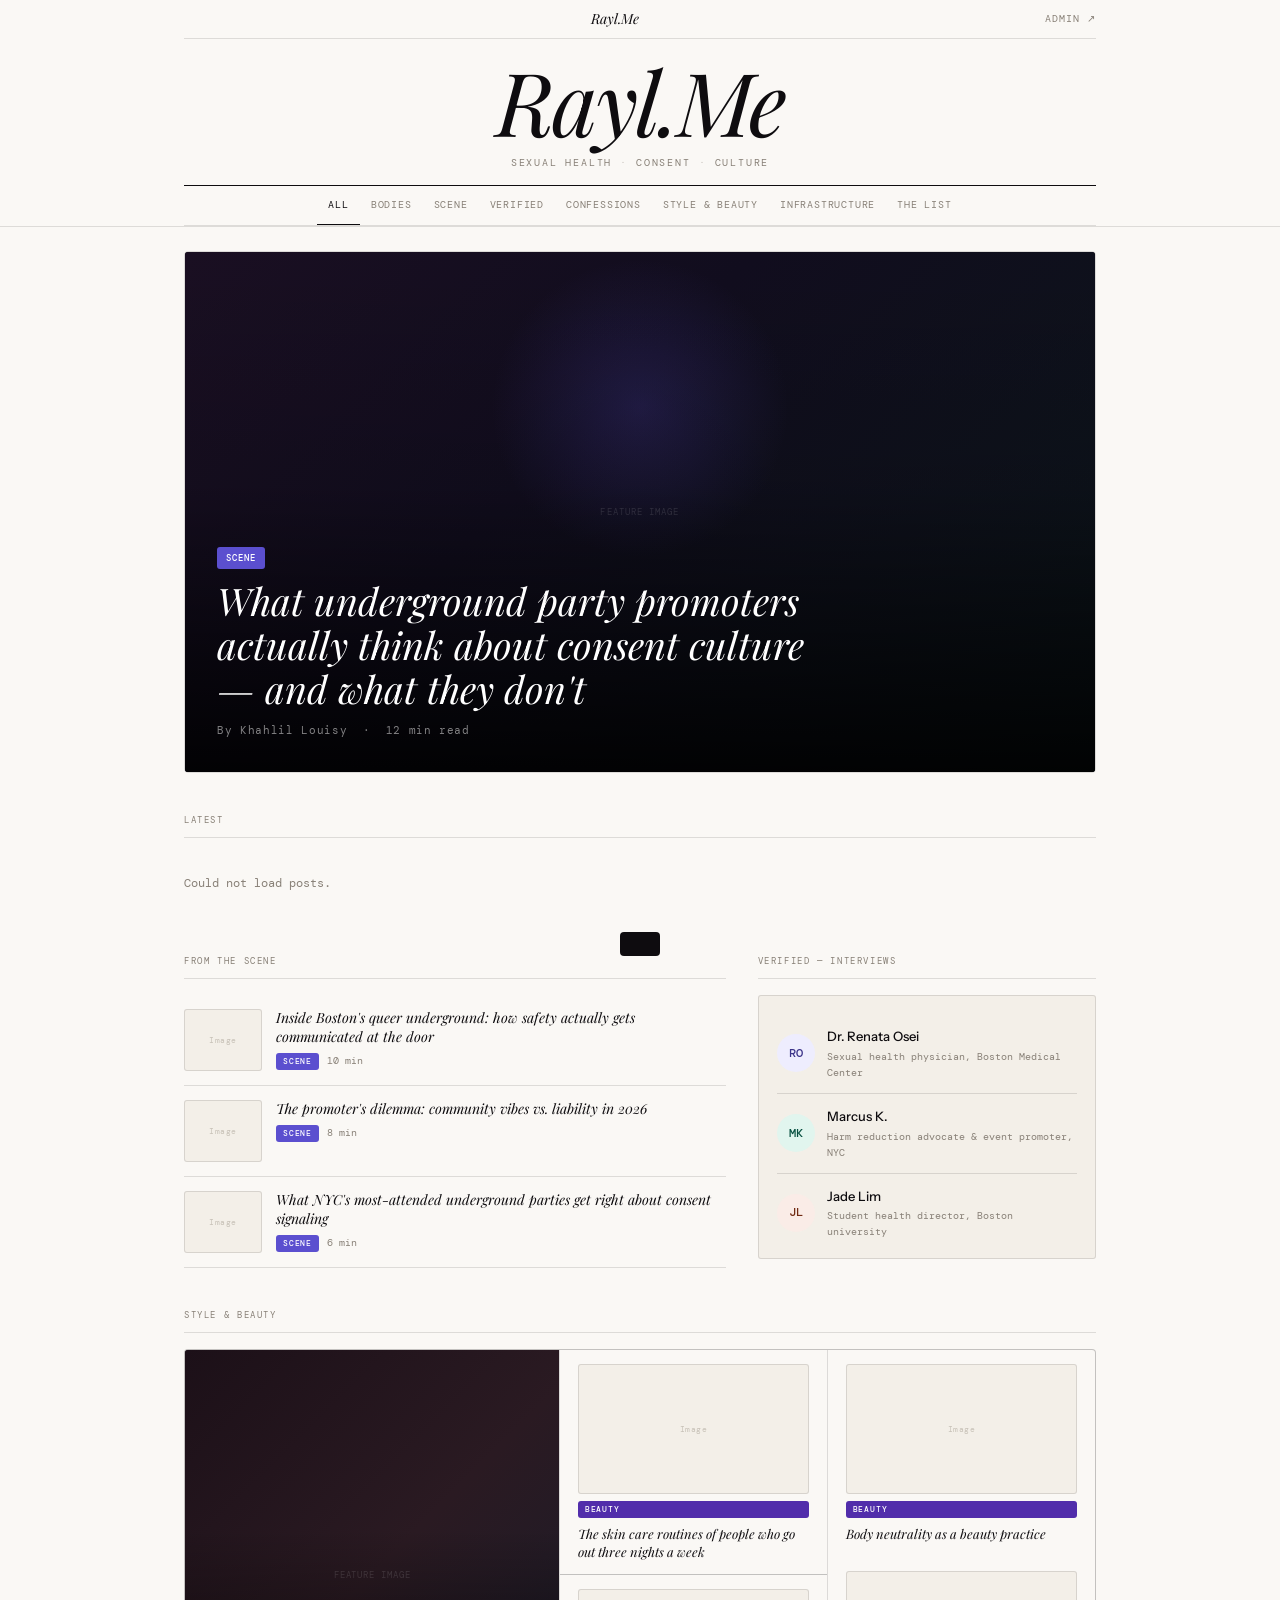
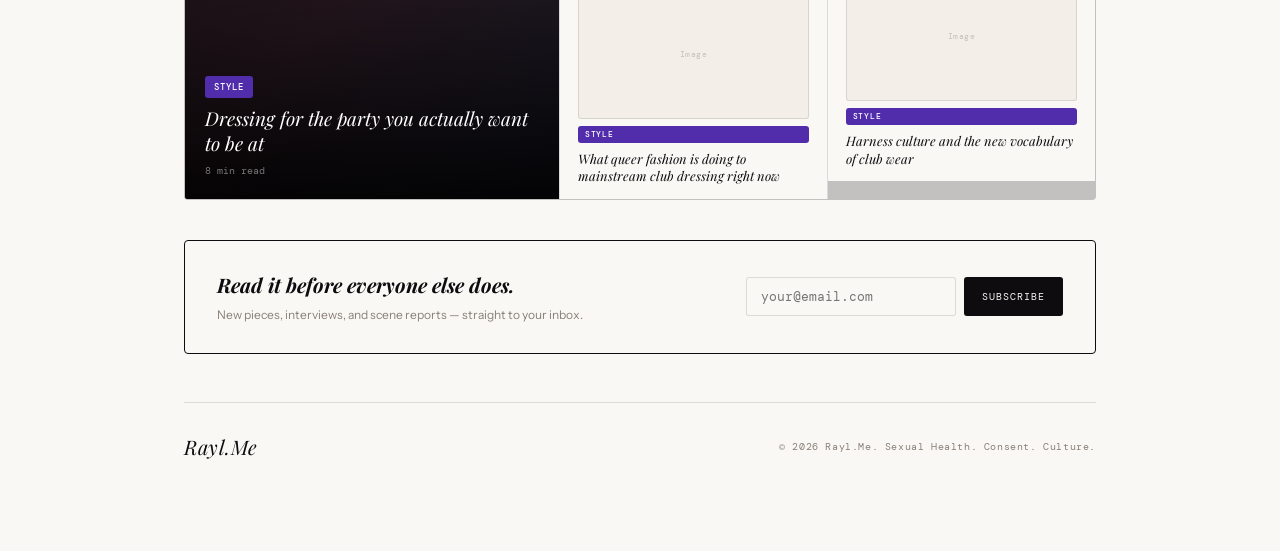
<file: index.html>
<!DOCTYPE html>
<html lang="en">
<head>
<meta charset="UTF-8">
<meta name="viewport" content="width=device-width, initial-scale=1.0">
<title>Rayl.Me — Sexual Health. Consent. Culture.</title>
<meta name="description" content="Rayl.Me — a publication on sexual health, consent, and social culture.">
<link rel="preconnect" href="https://fonts.googleapis.com">
<link href="https://fonts.googleapis.com/css2?family=Playfair+Display:ital,wght@0,400;0,500;0,700;1,400;1,500&family=Instrument+Sans:wght@400;500&family=DM+Mono:wght@400;500&display=swap" rel="stylesheet">
<link rel="stylesheet" href="css/style.css">
</head>
<body>

<!-- PERSISTENT SITE HEADER (all pages) -->
<header id="site-header">
  <div class="header-inner">
    <div class="topbar">
      <div class="topbar-left">
        <div class="social-icons" id="topbar-social"></div>
      </div>
      <a class="topbar-brand" onclick="goHome()">Rayl.Me</a>
      <div class="topbar-right">
        <a href="admin/index.html">Admin ↗</a>
      </div>
    </div>
    <div class="masthead" onclick="goHome()">
      <div class="masthead-title">Rayl.Me</div>
      <div class="masthead-sub">Sexual Health<span>·</span>Consent<span>·</span>Culture</div>
    </div>
    <nav class="nav" id="main-nav">
      <a class="active" data-cat="all">All</a>
      <a data-cat="bodies">Bodies</a>
      <a data-cat="scene">Scene</a>
      <a data-cat="verified">Verified</a>
      <a data-cat="confessions">Confessions</a>
      <a data-cat="style">Style & Beauty</a>
      <a data-cat="infra">Infrastructure</a>
      <a data-cat="list">The List</a>
    </nav>
  </div>
</header>

<div id="app">

  <!-- HOME VIEW -->
  <div id="view-home" class="view active">
    <div class="site">
      <div id="hero-wrap"></div>

      <div id="posts-feed">
        <div class="section-label" id="feed-label">Latest</div>
        <div class="card-grid" id="posts-grid">
          <div class="skeleton-card"></div>
          <div class="skeleton-card"></div>
          <div class="skeleton-card"></div>
        </div>
        <div id="load-more-wrap" style="text-align:center;padding:24px 0;display:none;">
          <button class="load-more-btn" onclick="loadMorePosts()">Load more</button>
        </div>
      </div>

      <div id="home-sections">
        <div class="two-col">
          <div>
            <div class="section-label">From the Scene</div>
            <div class="list-items">
              <div class="list-item"><div class="list-thumb"><span class="list-thumb-placeholder">Image</span></div><div><div class="list-item-title">Inside Boston's queer underground: how safety actually gets communicated at the door</div><div class="list-item-meta"><span class="tag tag-scene" style="font-size:8px;padding:2px 7px;">Scene</span> 10 min</div></div></div>
              <div class="list-item"><div class="list-thumb"><span class="list-thumb-placeholder">Image</span></div><div><div class="list-item-title">The promoter's dilemma: community vibes vs. liability in 2026</div><div class="list-item-meta"><span class="tag tag-scene" style="font-size:8px;padding:2px 7px;">Scene</span> 8 min</div></div></div>
              <div class="list-item"><div class="list-thumb"><span class="list-thumb-placeholder">Image</span></div><div><div class="list-item-title">What NYC's most-attended underground parties get right about consent signaling</div><div class="list-item-meta"><span class="tag tag-scene" style="font-size:8px;padding:2px 7px;">Scene</span> 6 min</div></div></div>
            </div>
          </div>
          <div>
            <div class="section-label">Verified — Interviews</div>
            <div class="sidebar-box">
              <div class="interview-item"><div class="interview-avatar av-a">RO</div><div><div class="interview-name">Dr. Renata Osei</div><div class="interview-role">Sexual health physician, Boston Medical Center</div></div></div>
              <div class="interview-item"><div class="interview-avatar av-b">MK</div><div><div class="interview-name">Marcus K.</div><div class="interview-role">Harm reduction advocate & event promoter, NYC</div></div></div>
              <div class="interview-item"><div class="interview-avatar av-c">JL</div><div><div class="interview-name">Jade Lim</div><div class="interview-role">Student health director, Boston university</div></div></div>
            </div>
          </div>
        </div>
        <div class="section-label">Style & Beauty</div>
        <div class="style-grid">
          <div class="style-main"><div class="style-main-bg"><span>Feature image</span></div><div class="style-main-overlay"></div><div class="style-main-content"><span class="tag tag-style">Style</span><div class="style-main-title">Dressing for the party you actually want to be at</div><div class="style-main-byline">8 min read</div></div></div>
          <div style="display:flex;flex-direction:column;gap:.5px;background:var(--border);"><div class="style-side"><div class="style-side-img"><span class="style-side-img-placeholder">Image</span></div><span class="tag tag-style" style="font-size:8px;padding:2px 7px;">Beauty</span><div class="style-side-title">The skin care routines of people who go out three nights a week</div></div><div class="style-side"><div class="style-side-img"><span class="style-side-img-placeholder">Image</span></div><span class="tag tag-style" style="font-size:8px;padding:2px 7px;">Style</span><div class="style-side-title">What queer fashion is doing to mainstream club dressing right now</div></div></div>
          <div style="display:flex;flex-direction:column;gap:.5px;background:var(--border);"><div class="style-side"><div class="style-side-img"><span class="style-side-img-placeholder">Image</span></div><span class="tag tag-style" style="font-size:8px;padding:2px 7px;">Beauty</span><div class="style-side-title">Body neutrality as a beauty practice</div></div><div class="style-side"><div class="style-side-img"><span class="style-side-img-placeholder">Image</span></div><span class="tag tag-style" style="font-size:8px;padding:2px 7px;">Style</span><div class="style-side-title">Harness culture and the new vocabulary of club wear</div></div></div>
        </div>
      </div>

      <div class="newsletter">
        <div><h3>Read it before everyone else does.</h3><p>New pieces, interviews, and scene reports — straight to your inbox.</p></div>
        <div class="newsletter-form">
          <input type="email" placeholder="your@email.com" id="newsletter-email">
          <button onclick="subscribe()">Subscribe</button>
        </div>
      </div>

      <footer>
        <div class="footer-brand" onclick="goHome()">Rayl.Me</div>
        <div class="footer-social" id="footer-social"></div>
        <div>© 2026 Rayl.Me. Sexual Health. Consent. Culture.</div>
      </footer>
    </div>
  </div>

  <!-- ARTICLE VIEW -->
  <div id="view-article" class="view">
    <div class="article-view">
      <div class="article-back" onclick="goHome()">← Back to all articles</div>
      <div class="article-header">
        <span class="tag" id="art-tag"></span>
        <h1 id="art-title"></h1>
        <div class="article-meta">
          <span id="art-byline"></span>
          <span id="art-sep" style="opacity:.4;">·</span>
          <span id="art-time"></span>
        </div>
      </div>
      <div id="art-media"></div>
      <div class="article-body" id="art-body"></div>

      <!-- COMMENTS (shown only if enabled for this post) -->
      <div class="comments-section" id="comments-section" style="display:none;">
        <div class="comments-title">Comments</div>
        <div id="comments-list"></div>
        <div class="comment-form">
          <div class="comment-form-title">Leave a comment</div>
          <div class="comment-form-row">
            <input type="text" id="c-name" placeholder="Your name *">
            <input type="email" id="c-email" placeholder="Email (optional, not published)">
          </div>
          <textarea id="c-body" placeholder="Write your comment…"></textarea>
          <button class="comment-submit" onclick="submitComment()">Submit comment</button>
          <div class="comment-note">Comments are moderated before appearing.</div>
        </div>
      </div>

      <footer class="article-footer">
        <div class="footer-brand" onclick="goHome()">Rayl.Me</div>
        <div class="footer-social" id="article-footer-social"></div>
        <div>© 2026 Rayl.Me</div>
      </footer>
    </div>
  </div>

</div>

<div class="toast" id="toast"></div>
<script src="js/config.js"></script>
<script src="js/db.js"></script>
<script src="js/main.js"></script>
</body>
</html>
</file>
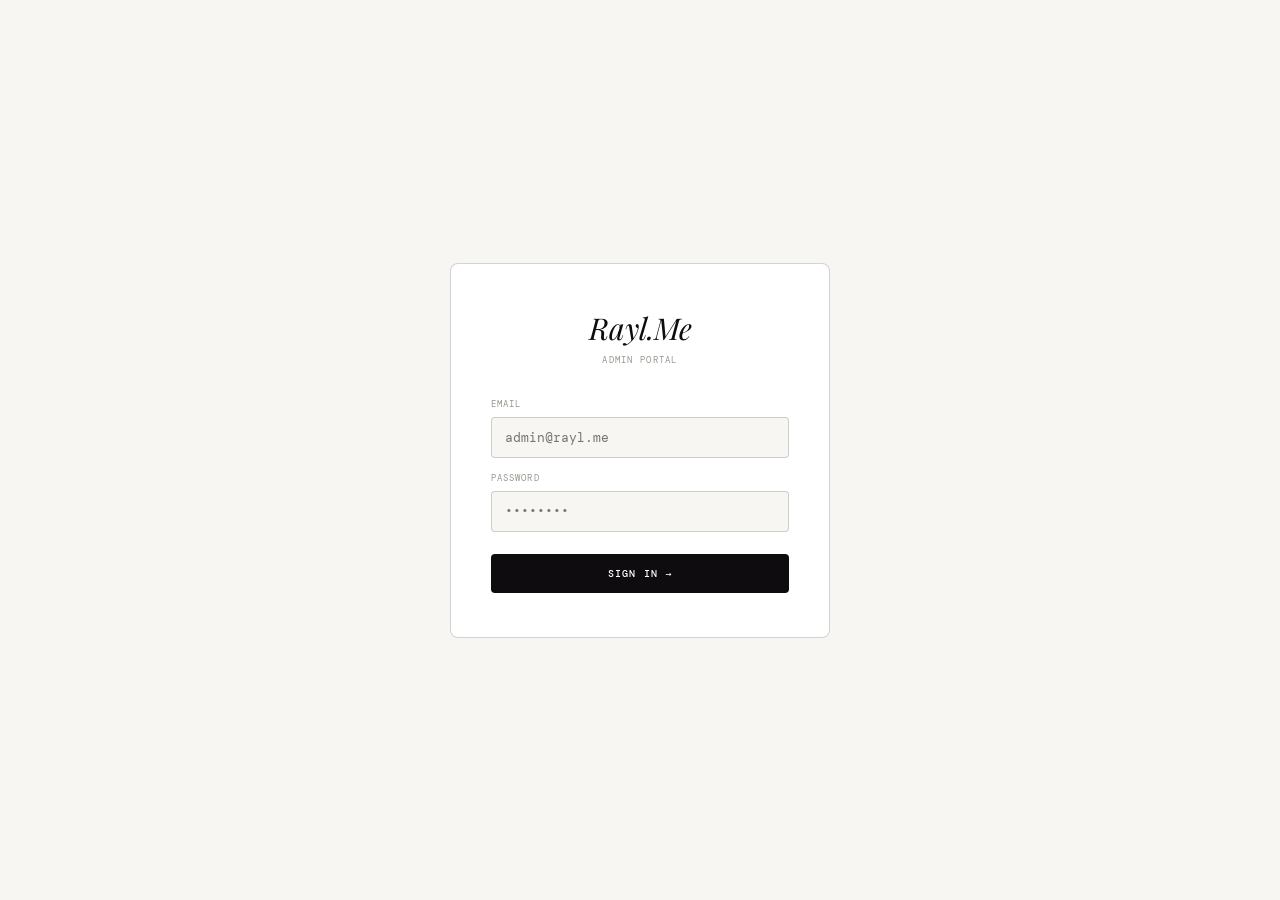
<file: admin/index.html>
<!DOCTYPE html>
<html lang="en">
<head>
<meta charset="UTF-8">
<meta name="viewport" content="width=device-width, initial-scale=1.0">
<title>Rayl.Me — Admin</title>
<link rel="preconnect" href="https://fonts.googleapis.com">
<link href="https://fonts.googleapis.com/css2?family=Playfair+Display:ital,wght@0,400;0,500&family=Instrument+Sans:wght@400;500&family=DM+Mono:wght@400;500&display=swap" rel="stylesheet">
<link rel="stylesheet" href="css/admin.css">
</head>
<body>

<div id="admin-login" class="admin-login">
  <div class="admin-login-box">
    <div class="admin-login-logo">Rayl.Me</div>
    <div class="admin-login-sub">Admin Portal</div>
    <div class="admin-field"><label>Email</label><input type="email" id="login-email" placeholder="admin@rayl.me"></div>
    <div class="admin-field"><label>Password</label><input type="password" id="login-password" placeholder="••••••••" onkeydown="if(event.key==='Enter')doLogin()"></div>
    <button class="admin-login-btn" onclick="doLogin()">Sign in →</button>
    <div class="admin-login-error" id="login-error">Invalid credentials.</div>
  </div>
</div>

<div id="admin-shell" class="admin-shell" style="display:none;">
  <button class="admin-menu-btn" onclick="toggleSidebar()">☰</button>
  <div class="admin-sidebar" id="admin-sidebar">
    <div class="admin-sidebar-logo">Rayl.Me</div>
    <nav class="admin-nav">
      <div class="admin-nav-item active" data-section="dashboard"><span class="admin-nav-icon">◈</span> Dashboard</div>
      <div class="admin-nav-item" data-section="posts"><span class="admin-nav-icon">◻</span> Posts</div>
      <div class="admin-nav-item" data-section="categories"><span class="admin-nav-icon">◇</span> Categories</div>
      <div class="admin-nav-item" data-section="users"><span class="admin-nav-icon">◯</span> Users</div>
      <div class="admin-nav-item" data-section="comments"><span class="admin-nav-icon">💬</span> Comments <span id="comments-badge" style="display:none;background:#f59e0b;color:#fff;font-size:9px;padding:1px 6px;border-radius:10px;font-family:var(--mono);margin-left:auto;"></span></div>
      <div class="admin-nav-item" data-section="subscribers"><span class="admin-nav-icon">◎</span> Subscribers</div>
      <div class="admin-nav-item" data-section="settings"><span class="admin-nav-icon">⊡</span> Settings</div>
    </nav>
    <a href="../index.html" class="admin-view-site">← View site</a>
    <div class="admin-signout" onclick="doLogout()">Sign out</div>
  </div>

  <div class="admin-main">

    <div class="admin-section active" id="section-dashboard">
      <div class="admin-page-title">Dashboard</div>
      <div class="admin-page-sub" id="dash-greeting">Welcome back.</div>
      <div class="admin-stats">
        <div class="stat-card"><div class="stat-label">Published</div><div class="stat-num" id="s-posts">—</div><div class="stat-delta">posts live</div></div>
        <div class="stat-card"><div class="stat-label">Subscribers</div><div class="stat-num" id="s-subs">—</div><div class="stat-delta">newsletter</div></div>
        <div class="stat-card"><div class="stat-label">Team</div><div class="stat-num" id="s-users">—</div><div class="stat-delta">members</div></div>
        <div class="stat-card"><div class="stat-label">Pending</div><div class="stat-num" id="s-pending">—</div><div class="stat-delta">comments</div></div>
      </div>
      <div class="admin-table-wrap">
        <div class="admin-table-header">
          <div class="admin-table-title">Recent posts</div>
          <button class="admin-btn admin-btn-primary" onclick="goSection('posts');openNewPost()">+ New post</button>
        </div>
        <table><thead><tr><th>Title</th><th>Category</th><th>Status</th><th>Date</th></tr></thead>
        <tbody id="dash-recent"></tbody></table>
      </div>
    </div>

    <div class="admin-section" id="section-posts">
      <div class="admin-page-title">Posts</div>
      <div class="admin-page-sub">All editorial content.</div>
      <div class="admin-table-wrap">
        <div class="admin-table-header">
          <div class="admin-table-title" id="posts-count">All posts</div>
          <button class="admin-btn admin-btn-primary" onclick="openNewPost()">+ New post</button>
        </div>
        <table><thead><tr><th>Title</th><th>Category</th><th>Media</th><th>Comments</th><th>Status</th><th>Date</th><th>Actions</th></tr></thead>
        <tbody id="posts-table"></tbody></table>
      </div>
    </div>

    <div class="admin-section" id="section-categories">
      <div class="admin-page-title">Categories</div>
      <div class="admin-page-sub">Editorial sections.</div>
      <div class="admin-table-wrap">
        <div class="admin-table-header"><div class="admin-table-title">All categories</div></div>
        <table><thead><tr><th>Category</th><th>Slug</th><th>Posts</th></tr></thead>
        <tbody id="cats-table"></tbody></table>
      </div>
    </div>

    <div class="admin-section" id="section-users">
      <div class="admin-page-title">Users</div>
      <div class="admin-page-sub">Team members and roles.</div>
      <div class="admin-table-wrap">
        <div class="admin-table-header">
          <div class="admin-table-title">All users</div>
          <button class="admin-btn admin-btn-primary" onclick="openNewUser()">+ New user</button>
        </div>
        <table><thead><tr><th>Name</th><th>Email</th><th>Role</th><th>Added</th><th>Actions</th></tr></thead>
        <tbody id="users-table"></tbody></table>
      </div>
    </div>

    <div class="admin-section" id="section-comments">
      <div class="admin-page-title">Comments</div>
      <div class="admin-page-sub">Moderate reader comments.</div>
      <div style="display:flex;gap:8px;margin-bottom:20px;">
        <button class="admin-btn active" id="filter-pending" onclick="filterComments('pending')">Pending</button>
        <button class="admin-btn" id="filter-approved" onclick="filterComments('approved')">Approved</button>
        <button class="admin-btn" id="filter-rejected" onclick="filterComments('rejected')">Rejected</button>
        <button class="admin-btn" id="filter-all-c" onclick="filterComments('all')">All</button>
      </div>
      <div id="comments-mod-list"></div>
    </div>

    <div class="admin-section" id="section-subscribers">
      <div class="admin-page-title">Subscribers</div>
      <div class="admin-page-sub">Newsletter audience.</div>
      <div class="admin-table-wrap">
        <div class="admin-table-header">
          <div class="admin-table-title" id="subs-count">All subscribers</div>
          <button class="admin-btn" onclick="exportSubs()">Export CSV</button>
        </div>
        <table><thead><tr><th>Email</th><th>Source</th><th>Subscribed</th></tr></thead>
        <tbody id="subs-table"></tbody></table>
      </div>
    </div>

    <div class="admin-section" id="section-settings">
      <div class="admin-page-title">Settings</div>
      <div class="admin-page-sub">Site configuration and social links.</div>
      <div class="settings-card">
        <div class="settings-card-title">Publication</div>
        <div class="settings-row"><span class="settings-row-label">Site name</span><span class="settings-row-value">Rayl Me</span></div>
        <div class="settings-row"><span class="settings-row-label">Tagline</span><span class="settings-row-value">Sexual Health. Consent. Culture.</span></div>
        <div class="settings-row"><span class="settings-row-label">Domain</span><span class="settings-row-value">rayl.me</span></div>
        <div class="settings-row"><span class="settings-row-label">Database</span><span class="settings-row-value" style="color:#0B8A5E;">● Connected — Supabase</span></div>
      </div>
      <div class="settings-card">
        <div class="settings-card-title">Social media links</div>
        <div class="settings-row"><span class="settings-row-label">Instagram</span><input class="settings-input" id="s-instagram" placeholder="https://instagram.com/…" type="url"></div>
        <div class="settings-row"><span class="settings-row-label">X / Twitter</span><input class="settings-input" id="s-twitter" placeholder="https://x.com/…" type="url"></div>
        <div class="settings-row"><span class="settings-row-label">TikTok</span><input class="settings-input" id="s-tiktok" placeholder="https://tiktok.com/@…" type="url"></div>
        <div class="settings-row"><span class="settings-row-label">Facebook</span><input class="settings-input" id="s-facebook" placeholder="https://facebook.com/…" type="url"></div>
        <div class="settings-row"><span class="settings-row-label">YouTube</span><input class="settings-input" id="s-youtube" placeholder="https://youtube.com/@…" type="url"></div>
        <div class="settings-row"><span class="settings-row-label">LinkedIn</span><input class="settings-input" id="s-linkedin" placeholder="https://linkedin.com/in/…" type="url"></div>
        <div style="margin-top:16px;">
          <button class="admin-btn admin-btn-primary" onclick="saveSocialLinks()">Save social links</button>
          <span id="social-save-msg" style="font-size:11px;color:#0B8A5E;font-family:var(--mono);margin-left:12px;display:none;">Saved ✓</span>
        </div>
      </div>
      <div class="settings-card">
        <div class="settings-card-title">Account</div>
        <div class="settings-row"><span class="settings-row-label">Admin email</span><span class="settings-row-value">khahlil.louisy@gmail.com</span></div>
        <div class="settings-row"><span class="settings-row-label">Role</span><span class="settings-row-value">Publisher</span></div>
      </div>
      <div class="settings-card">
        <div class="settings-card-title">Features</div>
        <div class="settings-row"><span class="settings-row-label">Newsletter</span><div class="toggle on" onclick="this.classList.toggle('on')"></div></div>
        <div class="settings-row"><span class="settings-row-label">Subscriber-only content</span><div class="toggle" onclick="this.classList.toggle('on')"></div></div>
      </div>
    </div>

  </div>
</div>

<!-- POST MODAL -->
<div class="modal-overlay" id="post-modal">
  <div class="modal modal-wide">
    <div class="modal-header">
      <div class="modal-title" id="post-modal-title">New post</div>
      <button class="modal-close" onclick="closeModal('post-modal')">✕</button>
    </div>
    <div class="modal-two-col">
      <!-- META -->
      <div class="modal-meta">
        <div class="form-field"><label>Title *</label><input type="text" id="p-title" placeholder="Post title…" oninput="autoReadTime()"></div>
        <div class="form-field">
          <label>Category *</label>
          <select id="p-cat">
            <option value="bodies">Bodies</option><option value="scene">Scene</option>
            <option value="verified">Verified</option><option value="confessions">Confessions</option>
            <option value="style">Style & Beauty</option><option value="verification">Verification Check</option>
            <option value="status">Status Check</option><option value="infra">Infrastructure</option>
            <option value="list">The List</option>
          </select>
        </div>
        <div class="form-row">
          <div class="form-field"><label>Author / Byline</label><input type="text" id="p-author" placeholder="By …"></div>
          <div class="form-field">
            <label>Read time <span style="color:var(--text3);font-size:9px;">(auto)</span></label>
            <input type="text" id="p-time" placeholder="e.g. 5 min read" readonly style="background:var(--bg3);cursor:default;">
          </div>
        </div>

        <!-- FEATURED -->
        <div id="featured-toggle" class="featured-toggle" onclick="toggleFeatured()">
          <span class="featured-toggle-icon">⭐</span>
          <div class="featured-toggle-text">
            <div class="featured-toggle-title">Set as featured post</div>
            <div class="featured-toggle-sub">Appears as the homepage hero</div>
          </div>
          <div class="featured-check" id="featured-check"></div>
        </div>

        <!-- COMMENTS TOGGLE -->
        <div id="comments-toggle" class="featured-toggle comments-tog" onclick="toggleComments()" style="margin-top:8px;">
          <span class="featured-toggle-icon">💬</span>
          <div class="featured-toggle-text">
            <div class="featured-toggle-title">Enable comments</div>
            <div class="featured-toggle-sub">Readers can comment on this post</div>
          </div>
          <div class="featured-check" id="comments-check"></div>
        </div>

        <div class="meta-divider">Feature media</div>

        <div class="form-field">
          <label>Feature image</label>
          <div class="upload-area" id="img-upload-area" onclick="document.getElementById('img-input').click()">
            <input type="file" id="img-input" accept="image/*" onchange="handleImageUpload(this)">
            <div class="upload-icon">🖼</div>
            <div class="upload-label">Click to upload <span>Browse</span></div>
            <div class="upload-hint">JPG · PNG · WebP</div>
          </div>
          <div id="img-current" class="current-media" style="display:none;"></div>
        </div>
        <div class="form-field">
          <label>Video URL</label>
          <input type="url" id="p-video" placeholder="YouTube or Vimeo link…">
          <div class="field-hint">Embeds on article page</div>
        </div>
        <div class="form-field">
          <label>Audio file</label>
          <div class="upload-area upload-area-sm" id="audio-upload-area" onclick="document.getElementById('audio-input').click()">
            <input type="file" id="audio-input" accept="audio/*" onchange="handleAudioUpload(this)">
            <div class="upload-icon" style="font-size:16px;">♪</div>
            <div class="upload-label">Upload audio <span>Browse</span></div>
            <div class="upload-hint">MP3 · WAV · AAC</div>
          </div>
          <div id="audio-current" class="current-media" style="display:none;"></div>
        </div>
      </div>

      <!-- EDITOR -->
      <div class="modal-editor">
        <label class="editor-label">Body content</label>
        <div class="editor-toolbar">
          <div class="toolbar-group">
            <button type="button" class="tb" onmousedown="e(event,'bold')" title="Bold"><b>B</b></button>
            <button type="button" class="tb" onmousedown="e(event,'italic')" title="Italic"><i>I</i></button>
            <button type="button" class="tb" onmousedown="e(event,'underline')" title="Underline"><u>U</u></button>
            <button type="button" class="tb" onmousedown="e(event,'strikeThrough')" title="Strikethrough"><s>S</s></button>
          </div>
          <div class="toolbar-sep"></div>
          <div class="toolbar-group">
            <select class="tb-select" onchange="eBlock(this.value);this.value=''">
              <option value="">Style</option>
              <option value="p">Paragraph</option>
              <option value="h2">Heading 2</option>
              <option value="h3">Heading 3</option>
              <option value="blockquote">Blockquote</option>
              <option value="pre">Code</option>
            </select>
          </div>
          <div class="toolbar-sep"></div>
          <div class="toolbar-group">
            <select class="tb-select" onchange="eFont(this.value);this.value=''" title="Font">
              <option value="">Font</option>
              <option value="'Playfair Display',serif">Playfair</option>
              <option value="'Instrument Sans',sans-serif">Instrument</option>
              <option value="'DM Mono',monospace">Mono</option>
              <option value="Georgia,serif">Georgia</option>
              <option value="'Times New Roman',serif">Times</option>
            </select>
            <select class="tb-select" onchange="eSize(this.value);this.value=''" title="Size">
              <option value="">Size</option>
              <option value="12px">12</option><option value="14px">14</option>
              <option value="16px">16</option><option value="18px">18</option>
              <option value="20px">20</option><option value="24px">24</option>
              <option value="28px">28</option><option value="32px">32</option>
              <option value="40px">40</option>
            </select>
          </div>
          <div class="toolbar-sep"></div>
          <div class="toolbar-group">
            <label class="tb-color-label" title="Text color">A<input type="color" id="txt-color" value="#0e0c0f" onchange="eColor(this.value)"></label>
          </div>
          <div class="toolbar-sep"></div>
          <div class="toolbar-group">
            <button type="button" class="tb" onmousedown="e(event,'insertUnorderedList')" title="Bullets">•≡</button>
            <button type="button" class="tb" onmousedown="e(event,'insertOrderedList')" title="Numbers">1.</button>
          </div>
          <div class="toolbar-sep"></div>
          <div class="toolbar-group">
            <button type="button" class="tb" onmousedown="eAlign(event,'justifyLeft')" title="Left">⬛L</button>
            <button type="button" class="tb" onmousedown="eAlign(event,'justifyCenter')" title="Center">≡C</button>
            <button type="button" class="tb" onmousedown="eAlign(event,'justifyRight')" title="Right">R⬛</button>
          </div>
          <div class="toolbar-sep"></div>
          <div class="toolbar-group">
            <button type="button" class="tb tb-media" onmousedown="insertInlineImage(event)" title="Insert image">🖼 Image</button>
            <button type="button" class="tb tb-media" onmousedown="insertVideoEmbed(event)" title="Insert video">▶ Video</button>
            <button type="button" class="tb tb-media" onmousedown="insertDivider(event)" title="Divider">— Hr</button>
          </div>
          <div class="toolbar-sep"></div>
          <div class="toolbar-group">
            <button type="button" class="tb" onmousedown="insertLink(event)" title="Add link">🔗</button>
            <button type="button" class="tb" onmousedown="e(event,'unlink')" title="Remove link">✕🔗</button>
          </div>
        </div>
        <div id="editor" class="editor-canvas" contenteditable="true" spellcheck="true"
          data-placeholder="Start writing your article here…&#10;&#10;Select text then use the toolbar to format — bold, italic, headings, font, size, color, alignment.&#10;Use the 🖼 Image button to insert images between paragraphs."
          oninput="autoReadTime()"></div>
        <input type="file" id="inline-img-input" accept="image/*" style="display:none" onchange="handleInlineImage(this)">
      </div>
    </div>
    <div class="modal-footer">
      <button class="admin-btn" onclick="closeModal('post-modal')">Cancel</button>
      <button class="admin-btn" onclick="savePost('draft')">Save draft</button>
      <button class="admin-btn admin-btn-primary" onclick="savePost('published')">Publish →</button>
      <span class="modal-saving" id="modal-saving" style="display:none;">Saving…</span>
    </div>
  </div>
</div>

<!-- USER MODAL -->
<div class="modal-overlay" id="user-modal">
  <div class="modal">
    <div class="modal-header">
      <div class="modal-title" id="user-modal-title">New user</div>
      <button class="modal-close" onclick="closeModal('user-modal')">✕</button>
    </div>
    <div class="form-row">
      <div class="form-field"><label>First name *</label><input type="text" id="u-fname" placeholder="First name"></div>
      <div class="form-field"><label>Last name</label><input type="text" id="u-lname" placeholder="Last name"></div>
    </div>
    <div class="form-field"><label>Email *</label><input type="email" id="u-email" placeholder="email@example.com"></div>
    <div class="form-field"><label>Role</label>
      <select id="u-role">
        <option value="writer">Writer</option><option value="editor">Editor</option>
        <option value="publisher">Publisher</option><option value="viewer">Viewer</option>
      </select>
    </div>
    <div class="form-field"><label>Bio / notes</label><textarea id="u-bio" style="min-height:70px;" placeholder="Optional…"></textarea></div>
    <div class="modal-footer">
      <button class="admin-btn" onclick="closeModal('user-modal')">Cancel</button>
      <button class="admin-btn admin-btn-primary" onclick="saveUser()">Save user</button>
      <span class="modal-saving" id="user-saving" style="display:none;">Saving…</span>
    </div>
  </div>
</div>

<div class="toast" id="toast"></div>
<script src="../js/config.js"></script>
<script src="../js/db.js"></script>
<script src="js/admin.js"></script>
</body>
</html>
</file>
<file: css/style.css>
:root {
  --black: #0e0c0f;
  --white: #faf8f5;
  --cream: #f3efe8;
  --mid: #c8c2b8;
  --muted: #888077;
  --border: rgba(14,12,15,0.12);
  --serif: 'Playfair Display', Georgia, serif;
  --sans: 'Instrument Sans', sans-serif;
  --mono: 'DM Mono', monospace;
}

.tag-scene        { background: #5B4FCF; color: #fff; }
.tag-bodies       { background: #C93B1A; color: #fff; }
.tag-verified     { background: #0B8A5E; color: #fff; }
.tag-confessions  { background: #B5135A; color: #fff; }
.tag-infra        { background: #1565C0; color: #fff; }
.tag-list         { background: #C96B00; color: #fff; }
.tag-style        { background: #512DAB; color: #fff; }
.tag-verification { background: #006978; color: #fff; }
.tag-status       { background: #4A7C20; color: #fff; }

* { box-sizing: border-box; margin: 0; padding: 0; }

body {
  font-family: var(--sans);
  background: var(--white);
  color: var(--black);
  font-size: 16px;
  line-height: 1.6;
  -webkit-font-smoothing: antialiased;
}

a { text-decoration: none; color: inherit; }
img { max-width: 100%; display: block; }

.view { display: none; }
.view.active { display: block; }

/* ===== SITE WRAPPER ===== */
.site { max-width: 960px; margin: 0 auto; padding: 24px 24px 60px; }

/* ===== PERSISTENT HEADER ===== */
#site-header {
  background: var(--white);
  border-bottom: 0.5px solid var(--border);
  position: sticky;
  top: 0;
  z-index: 100;
  width: 100%;
}
.header-inner {
  max-width: 960px;
  margin: 0 auto;
  padding: 0 24px;
}

/* ===== TOPBAR ===== */
.topbar {
  display: flex; justify-content: space-between; align-items: center;
  padding: 8px 0; border-bottom: 0.5px solid var(--border);
  font-size: 10px; letter-spacing: .1em; text-transform: uppercase;
  color: var(--muted); font-family: var(--mono); flex-wrap: wrap; gap: 6px;
}
.topbar-brand {
  font-family: var(--serif); font-style: italic; font-size: 14px;
  letter-spacing: 0; color: var(--black); text-transform: none; cursor: pointer;
}
.topbar-right { display: flex; gap: 18px; align-items: center; }
.topbar-right a { color: var(--muted); transition: color .2s; cursor: pointer; }
.topbar-right a:hover { color: var(--black); }

/* ===== MASTHEAD ===== */
.masthead { text-align: center; padding: 20px 0 14px; border-bottom: 1px solid var(--black); cursor: pointer; }
.masthead-title { font-family: var(--serif); font-size: clamp(44px,9vw,88px); font-weight: 400; letter-spacing: -2px; color: var(--black); line-height: .95; font-style: italic; }
.masthead-sub { font-size: 10px; letter-spacing: .18em; text-transform: uppercase; color: var(--muted); margin-top: 12px; font-family: var(--mono); }
.masthead-sub span { margin: 0 8px; opacity: .4; }

/* ===== NAV ===== */
.nav { display: flex; justify-content: center; flex-wrap: wrap; border-bottom: 0.5px solid var(--border); }
.nav a { font-size: 10px; letter-spacing: .08em; text-transform: uppercase; color: var(--muted); padding: 11px 11px; border-bottom: 1.5px solid transparent; transition: color .2s, border-color .2s; font-family: var(--mono); cursor: pointer; white-space: nowrap; }
.nav a:hover, .nav a.active { color: var(--black); border-bottom-color: var(--black); }

/* ===== TAG ===== */
.tag { display: inline-block; font-size: 9px; letter-spacing: .1em; text-transform: uppercase; padding: 4px 9px; border-radius: 3px; font-weight: 500; font-family: var(--mono); }

/* ===== HERO — FULL WIDTH SINGLE POST ===== */
.hero-full {
  width: 100%; margin-bottom: 40px;
  border-radius: 4px; overflow: hidden; border: 0.5px solid var(--border);
}
.hero-main {
  position: relative; min-height: 520px;
  display: flex; flex-direction: column; justify-content: flex-end;
  background: #100d14; cursor: pointer; width: 100%;
}
.hero-bg { position: absolute; inset: 0; background: linear-gradient(135deg,#1a0f22 0%,#110d1e 40%,#0b1519 100%); }
.hero-bg-img { position: absolute; inset: 0; background-size: cover; background-position: center; }
.hero-orb { position: absolute; top: 30%; left: 50%; transform: translate(-50%,-50%); width: 300px; height: 300px; border-radius: 50%; background: radial-gradient(circle,rgba(91,79,207,.22) 0%,transparent 70%); pointer-events: none; }
.hero-img-label { position: absolute; top: 50%; left: 50%; transform: translate(-50%,-50%); font-size: 9px; letter-spacing: .12em; text-transform: uppercase; color: rgba(255,255,255,.15); font-family: var(--mono); }
.hero-video-bg { position: absolute; inset: 0; width: 100%; height: 100%; border: none; pointer-events: none; transform: scale(1.05); }
.hero-overlay { position: absolute; inset: 0; background: linear-gradient(to top,rgba(0,0,0,.88) 0%,rgba(0,0,0,.1) 55%,transparent 100%); }
.hero-main-content { position: relative; z-index: 2; padding: 32px; max-width: 680px; }
.hero-main-title { font-family: var(--serif); font-size: clamp(22px,3.5vw,38px); font-style: italic; color: #fff; line-height: 1.15; margin: 10px 0 12px; }
.hero-main-byline { font-size: 11px; color: rgba(255,255,255,.5); letter-spacing: .06em; font-family: var(--mono); }

/* ===== SECTION LABEL ===== */
.section-label { font-size: 9px; letter-spacing: .18em; text-transform: uppercase; color: var(--muted); margin-bottom: 16px; padding-bottom: 10px; border-bottom: 0.5px solid var(--border); font-family: var(--mono); }

/* ===== CARD GRID ===== */
.card-grid { display: grid; grid-template-columns: repeat(3, minmax(0,1fr)); gap: 20px; margin-bottom: 40px; }
.card { display: flex; flex-direction: column; gap: 8px; cursor: pointer; }
.card-img { width: 100%; aspect-ratio: 4/3; background: var(--cream); border: 0.5px solid var(--border); border-radius: 3px; display: flex; align-items: center; justify-content: center; overflow: hidden; transition: opacity .2s; }
.card:hover .card-img { opacity: .85; }
.card-img img { width: 100%; height: 100%; object-fit: cover; }
.card-img-placeholder { font-size: 9px; color: var(--mid); letter-spacing: .08em; font-family: var(--mono); }
.card-title { font-family: var(--serif); font-size: 15px; font-style: italic; line-height: 1.35; color: var(--black); }
.card:hover .card-title { text-decoration: underline; text-underline-offset: 3px; }
.card-byline { font-size: 10px; color: var(--muted); font-family: var(--mono); }

/* ===== SKELETON ===== */
.skeleton-card { height: 280px; background: linear-gradient(90deg, var(--cream) 25%, #ebe7df 50%, var(--cream) 75%); background-size: 200% 100%; animation: shimmer 1.4s infinite; border-radius: 4px; }
@keyframes shimmer { 0% { background-position: 200% 0; } 100% { background-position: -200% 0; } }

/* ===== LOAD MORE ===== */
.load-more-btn { font-family: var(--mono); font-size: 10px; letter-spacing: .1em; text-transform: uppercase; padding: 12px 28px; border: 0.5px solid var(--black); background: transparent; color: var(--black); border-radius: 3px; cursor: pointer; transition: all .2s; }
.load-more-btn:hover { background: var(--black); color: var(--white); }

/* ===== TWO COL ===== */
.two-col { display: grid; grid-template-columns: minmax(0,1.6fr) minmax(0,1fr); gap: 32px; margin-bottom: 40px; }

/* ===== LIST ===== */
.list-items { display: flex; flex-direction: column; }
.list-item { display: flex; gap: 14px; align-items: flex-start; padding: 14px 0; border-bottom: 0.5px solid var(--border); cursor: pointer; transition: background .15s; }
.list-item:hover { background: var(--cream); margin: 0 -10px; padding: 14px 10px; }
.list-thumb { width: 78px; height: 62px; flex-shrink: 0; background: var(--cream); border: 0.5px solid var(--border); border-radius: 3px; display: flex; align-items: center; justify-content: center; overflow: hidden; }
.list-thumb img { width: 100%; height: 100%; object-fit: cover; }
.list-thumb-placeholder { font-size: 8px; color: var(--mid); letter-spacing: .06em; font-family: var(--mono); }
.list-item-title { font-family: var(--serif); font-size: 14px; font-style: italic; line-height: 1.35; color: var(--black); margin-bottom: 6px; }
.list-item-meta { font-size: 10px; color: var(--muted); display: flex; gap: 8px; align-items: center; font-family: var(--mono); }

/* ===== SIDEBAR ===== */
.sidebar-box { background: var(--cream); border-radius: 3px; padding: 18px; border: 0.5px solid var(--border); }
.interview-item { display: flex; gap: 12px; align-items: center; padding: 12px 0; border-bottom: 0.5px solid var(--border); cursor: pointer; transition: opacity .2s; }
.interview-item:hover { opacity: .7; }
.interview-item:last-child { border-bottom: none; padding-bottom: 0; }
.interview-avatar { width: 38px; height: 38px; border-radius: 50%; flex-shrink: 0; display: flex; align-items: center; justify-content: center; font-size: 12px; font-weight: 500; font-family: var(--mono); }
.av-a { background: #EEEDFE; color: #3C3489; }
.av-b { background: #E1F5EE; color: #085041; }
.av-c { background: #FAECE7; color: #712B13; }
.interview-name { font-size: 13px; font-weight: 500; color: var(--black); margin-bottom: 2px; }
.interview-role { font-size: 10px; color: var(--muted); font-family: var(--mono); }

/* ===== STYLE GRID ===== */
.style-grid { display: grid; grid-template-columns: minmax(0,1.4fr) minmax(0,1fr) minmax(0,1fr); border: 0.5px solid var(--border); border-radius: 4px; overflow: hidden; background: var(--border); gap: .5px; margin-bottom: 40px; }
.style-main { position: relative; min-height: 280px; background: #150f1c; display: flex; flex-direction: column; justify-content: flex-end; cursor: pointer; grid-row: 1/3; }
.style-main-bg { position: absolute; inset: 0; background: linear-gradient(135deg,#1c1018 0%,#2a1a22 50%,#1a1c2a 100%); display: flex; align-items: center; justify-content: center; }
.style-main-bg span { font-size: 9px; letter-spacing: .1em; text-transform: uppercase; color: rgba(255,255,255,.15); font-family: var(--mono); }
.style-main-overlay { position: absolute; inset: 0; background: linear-gradient(to top,rgba(0,0,0,.88) 0%,transparent 60%); }
.style-main-content { position: relative; z-index: 2; padding: 20px; }
.style-main-title { font-family: var(--serif); font-size: 19px; font-style: italic; color: #fff; line-height: 1.3; margin: 8px 0; }
.style-main-byline { font-size: 10px; color: rgba(255,255,255,.45); font-family: var(--mono); }
.style-side { background: var(--white); padding: 14px 18px; display: flex; flex-direction: column; gap: 7px; cursor: pointer; transition: background .15s; }
.style-side:hover { background: var(--cream); }
.style-side-img { width: 100%; aspect-ratio: 16/9; background: var(--cream); border: 0.5px solid var(--border); border-radius: 3px; display: flex; align-items: center; justify-content: center; overflow: hidden; }
.style-side-img img { width: 100%; height: 100%; object-fit: cover; }
.style-side-img-placeholder { font-size: 8px; color: var(--mid); letter-spacing: .06em; font-family: var(--mono); }
.style-side-title { font-family: var(--serif); font-size: 13px; font-style: italic; line-height: 1.35; color: var(--black); }

/* ===== NEWSLETTER ===== */
.newsletter { border: 1px solid var(--black); border-radius: 4px; padding: 28px 32px; display: flex; align-items: center; justify-content: space-between; gap: 24px; flex-wrap: wrap; }
.newsletter h3 { font-family: var(--serif); font-size: 20px; font-style: italic; margin-bottom: 4px; }
.newsletter p { font-size: 12px; color: var(--muted); }
.newsletter-form { display: flex; gap: 8px; flex-shrink: 0; flex-wrap: wrap; }
.newsletter-form input { font-size: 13px; padding: 10px 14px; width: 210px; border: 0.5px solid var(--border); border-radius: 3px; background: var(--white); font-family: var(--mono); outline: none; transition: border-color .2s; }
.newsletter-form input:focus { border-color: var(--black); }
.newsletter-form button { font-size: 10px; padding: 10px 18px; letter-spacing: .1em; text-transform: uppercase; background: var(--black); color: var(--white); border: none; border-radius: 3px; cursor: pointer; font-family: var(--mono); transition: opacity .2s; }
.newsletter-form button:hover { opacity: .8; }

/* ===== FOOTER ===== */
footer { border-top: 0.5px solid var(--border); margin-top: 48px; padding: 28px 0; display: flex; justify-content: space-between; align-items: center; font-size: 10px; color: var(--muted); font-family: var(--mono); letter-spacing: .06em; flex-wrap: wrap; gap: 10px; }
.footer-brand { font-family: var(--serif); font-size: 20px; font-style: italic; color: var(--black); cursor: pointer; }

/* ===== SOCIAL ICONS ===== */
.social-icons { display: flex; gap: 14px; align-items: center; }
.social-icon { display: flex; align-items: center; justify-content: center; width: 28px; height: 28px; color: var(--muted); transition: color .2s; text-decoration: none; }
.social-icon:hover { color: var(--black); }
.social-icon svg { width: 16px; height: 16px; fill: currentColor; }
.footer-social { display: flex; gap: 14px; align-items: center; }

/* ===== ARTICLE ===== */
.article-view { max-width: 680px; margin: 0 auto; padding: 0 24px 80px; }
.article-back { display: inline-flex; align-items: center; gap: 6px; font-size: 10px; letter-spacing: .1em; text-transform: uppercase; color: var(--muted); padding: 20px 0; cursor: pointer; font-family: var(--mono); transition: color .2s; }
.article-back:hover { color: var(--black); }
.article-header { margin-bottom: 28px; }
.article-header h1 { font-family: var(--serif); font-size: clamp(26px,5vw,44px); font-style: italic; font-weight: 400; line-height: 1.1; margin: 12px 0 18px; }
.article-meta { font-size: 10px; color: var(--muted); font-family: var(--mono); letter-spacing: .06em; display: flex; gap: 14px; align-items: center; flex-wrap: wrap; }
.article-media { width: 100%; border-radius: 4px; margin-bottom: 32px; overflow: hidden; }
.article-media img { width: 100%; }
.article-media iframe { width: 100%; aspect-ratio: 16/9; border: none; display: block; }
.article-media audio { width: 100%; display: block; }
.article-media-placeholder { width: 100%; background: var(--cream); min-height: 180px; display: flex; align-items: center; justify-content: center; font-size: 10px; color: var(--mid); font-family: var(--mono); letter-spacing: .08em; border-radius: 4px; }

/* ===== ARTICLE BODY — preserves ALL rich text formatting ===== */
.article-body { font-size: 18px; line-height: 1.85; color: var(--black); }
.article-body * { max-width: 100%; }
.article-body p { margin-bottom: 22px; }
.article-body h2 { font-family: var(--serif); font-size: 28px; font-style: italic; font-weight: 400; margin: 36px 0 14px; }
.article-body h3 { font-family: var(--serif); font-size: 22px; font-style: italic; font-weight: 400; margin: 28px 0 12px; }
.article-body blockquote { border-left: 2px solid var(--black); padding-left: 22px; margin: 30px 0; font-style: italic; font-size: 22px; font-family: var(--serif); line-height: 1.5; }
.article-body pre { background: var(--cream); border: 0.5px solid var(--border); border-radius: 4px; padding: 16px 18px; font-family: var(--mono); font-size: 13px; overflow-x: auto; margin: 20px 0; }
.article-body ul, .article-body ol { padding-left: 24px; margin-bottom: 22px; }
.article-body li { margin-bottom: 6px; }
.article-body hr { border: none; border-top: 0.5px solid var(--border); margin: 32px 0; }
.article-body a { color: #5B4FCF; text-decoration: underline; }
.article-body img { width: 100%; border-radius: 4px; margin: 24px 0; display: block; }
.article-body iframe { width: 100%; aspect-ratio: 16/9; border: none; border-radius: 4px; margin: 24px 0; display: block; }
.article-body audio { width: 100%; margin: 20px 0; display: block; }
.article-body strong, .article-body b { font-weight: 700; }
.article-body em, .article-body i { font-style: italic; }
.article-body u { text-decoration: underline; }
.article-body s { text-decoration: line-through; }
.article-body [style] { /* allow all inline styles to render */ }
.article-body span { /* allow inline styles on spans */ }
.article-body div { /* allow inline styles on divs */ }

/* ===== CATEGORY EMPTY HERO ===== */
.category-empty-hero { background: var(--cream); border: 0.5px solid var(--border); border-radius: 4px; padding: 60px 40px; margin-bottom: 40px; display: flex; flex-direction: column; align-items: center; justify-content: center; min-height: 160px; }
.category-empty-label { font-family: var(--serif); font-size: 32px; font-style: italic; color: var(--black); margin-bottom: 8px; }
.category-empty-sub { font-size: 12px; color: var(--muted); font-family: var(--mono); letter-spacing: .08em; }

/* ===== COMMENTS ===== */
.comments-section { margin-top: 56px; padding-top: 32px; border-top: 1px solid var(--border); }
.comments-title { font-family: var(--serif); font-size: 22px; font-style: italic; color: var(--black); margin-bottom: 24px; }
.comments-empty { font-size: 13px; color: var(--muted); font-family: var(--mono); padding: 20px 0; }
.comment { padding: 20px 0; border-bottom: 0.5px solid var(--border); }
.comment:last-child { border-bottom: none; }
.comment-meta { display: flex; gap: 12px; align-items: baseline; margin-bottom: 8px; flex-wrap: wrap; }
.comment-author { font-size: 13px; font-weight: 500; color: var(--black); }
.comment-date { font-size: 10px; color: var(--muted); font-family: var(--mono); }
.comment-body { font-size: 15px; line-height: 1.65; color: var(--black); white-space: pre-line; }
.comment-form { margin-top: 36px; background: var(--cream); border-radius: 4px; padding: 24px; border: 0.5px solid var(--border); }
.comment-form-title { font-family: var(--serif); font-size: 18px; font-style: italic; margin-bottom: 16px; color: var(--black); }
.comment-form-row { display: grid; grid-template-columns: 1fr 1fr; gap: 12px; margin-bottom: 12px; }
.comment-form input, .comment-form textarea { width: 100%; background: var(--white); border: 0.5px solid var(--border); border-radius: 3px; padding: 10px 13px; font-family: var(--sans); font-size: 13px; color: var(--black); outline: none; transition: border-color .2s; }
.comment-form input:focus, .comment-form textarea:focus { border-color: var(--black); }
.comment-form textarea { min-height: 100px; resize: vertical; margin-bottom: 12px; display: block; }
.comment-submit { font-family: var(--mono); font-size: 10px; letter-spacing: .1em; text-transform: uppercase; padding: 11px 22px; background: var(--black); color: var(--white); border: none; border-radius: 3px; cursor: pointer; transition: opacity .2s; }
.comment-submit:hover { opacity: .8; }
.comment-submit:disabled { opacity: .4; cursor: not-allowed; }
.comment-note { font-size: 10px; color: var(--muted); font-family: var(--mono); margin-top: 10px; }

/* ===== ARTICLE FOOTER ===== */
.article-footer { border-top: 0.5px solid var(--border); margin-top: 48px; padding: 24px 0; display: flex; justify-content: space-between; align-items: center; font-size: 10px; color: var(--muted); font-family: var(--mono); letter-spacing: .06em; flex-wrap: wrap; gap: 10px; }
.article-footer .footer-brand { font-family: var(--serif); font-size: 18px; font-style: italic; color: var(--black); cursor: pointer; }

/* ===== TOAST ===== */
.toast { position: fixed; bottom: 24px; left: 50%; transform: translateX(-50%) translateY(80px); background: var(--black); color: var(--white); font-family: var(--mono); font-size: 11px; letter-spacing: .06em; padding: 12px 20px; border-radius: 4px; transition: transform .3s; z-index: 999; white-space: nowrap; pointer-events: none; }
.toast.show { transform: translateX(-50%) translateY(0); }

/* ===== RESPONSIVE ===== */
@media (max-width: 768px) {
  .site { padding: 16px 16px 48px; }
  .header-inner { padding: 0 16px; }
  .card-grid { grid-template-columns: 1fr 1fr; gap: 14px; }
  .two-col { grid-template-columns: 1fr; }
  .style-grid { grid-template-columns: 1fr; }
  .style-main { grid-row: auto; min-height: 200px; }
  .newsletter { flex-direction: column; align-items: flex-start; padding: 22px 20px; }
  .newsletter-form { width: 100%; }
  .newsletter-form input { width: 100%; }
  footer { flex-direction: column; align-items: flex-start; gap: 8px; }
  .comment-form-row { grid-template-columns: 1fr; }
  .article-view { padding: 0 16px 60px; }
}
@media (max-width: 480px) {
  .card-grid { grid-template-columns: 1fr; }
  .hero-main { min-height: 300px; }
}
</file>
<file: admin/css/admin.css>
:root {
  --serif: 'Playfair Display', Georgia, serif;
  --sans: 'Instrument Sans', sans-serif;
  --mono: 'DM Mono', monospace;
  --bg: #ffffff;
  --bg2: #f7f6f3;
  --bg3: #f0ede8;
  --border: rgba(14,12,15,0.1);
  --border2: rgba(14,12,15,0.18);
  --text: #0e0c0f;
  --text2: #5a5650;
  --text3: #9a958f;
  --accent: #0e0c0f;
  --sidebar-bg: #faf8f5;
  --sidebar-border: rgba(14,12,15,0.08);
}

.tag-scene        { background: #5B4FCF; color: #fff; }
.tag-bodies       { background: #C93B1A; color: #fff; }
.tag-verified     { background: #0B8A5E; color: #fff; }
.tag-confessions  { background: #B5135A; color: #fff; }
.tag-infra        { background: #1565C0; color: #fff; }
.tag-list         { background: #C96B00; color: #fff; }
.tag-style        { background: #512DAB; color: #fff; }
.tag-verification { background: #006978; color: #fff; }
.tag-status       { background: #4A7C20; color: #fff; }

* { box-sizing: border-box; margin: 0; padding: 0; }
body { font-family: var(--sans); background: var(--bg); color: var(--text); -webkit-font-smoothing: antialiased; }

/* LOGIN */
.admin-login { min-height: 100vh; display: flex; align-items: center; justify-content: center; background: var(--bg2); padding: 24px; }
.admin-login-box { width: 100%; max-width: 380px; background: var(--bg); border: 0.5px solid var(--border2); border-radius: 8px; padding: 44px 40px; }
.admin-login-logo { font-family: var(--serif); font-size: 30px; font-style: italic; color: var(--text); text-align: center; margin-bottom: 6px; }
.admin-login-sub { font-size: 9px; letter-spacing: .14em; text-transform: uppercase; color: var(--text3); text-align: center; font-family: var(--mono); margin-bottom: 32px; }
.admin-field { margin-bottom: 14px; }
.admin-field label { display: block; font-size: 9px; letter-spacing: .12em; text-transform: uppercase; color: var(--text3); font-family: var(--mono); margin-bottom: 7px; }
.admin-field input, .admin-field select, .admin-field textarea { width: 100%; background: var(--bg2); border: 0.5px solid var(--border2); border-radius: 4px; padding: 11px 13px; color: var(--text); font-family: var(--mono); font-size: 13px; outline: none; transition: border-color .2s; }
.admin-field input:focus, .admin-field select:focus { border-color: var(--accent); }
.admin-login-btn { width: 100%; margin-top: 8px; padding: 13px; background: var(--text); color: #fff; border: none; border-radius: 4px; cursor: pointer; font-family: var(--mono); font-size: 10px; letter-spacing: .12em; text-transform: uppercase; font-weight: 500; transition: opacity .2s; }
.admin-login-btn:hover { opacity: .85; }
.admin-login-error { font-size: 11px; color: #c0392b; text-align: center; margin-top: 10px; font-family: var(--mono); display: none; }

/* SHELL */
.admin-shell { display: flex; min-height: 100vh; }
.admin-sidebar { width: 220px; flex-shrink: 0; background: var(--sidebar-bg); border-right: 0.5px solid var(--sidebar-border); padding: 28px 0; display: flex; flex-direction: column; transition: transform .25s; }
.admin-sidebar-logo { font-family: var(--serif); font-size: 22px; font-style: italic; color: var(--text); padding: 0 22px 28px; border-bottom: 0.5px solid var(--border); }
.admin-nav { padding: 16px 0; flex: 1; }
.admin-nav-item { display: flex; align-items: center; gap: 10px; padding: 10px 22px; font-size: 12px; letter-spacing: .02em; color: var(--text2); cursor: pointer; transition: all .15s; font-family: var(--sans); border-left: 2px solid transparent; }
.admin-nav-item:hover { color: var(--text); background: var(--bg3); }
.admin-nav-item.active { color: var(--text); border-left-color: var(--text); background: var(--bg3); font-weight: 500; }
.admin-nav-icon { font-size: 13px; width: 16px; color: var(--text3); }
.admin-view-site { display: block; padding: 12px 22px; font-size: 11px; color: var(--text3); font-family: var(--mono); transition: color .2s; text-decoration: none; letter-spacing: .04em; }
.admin-view-site:hover { color: var(--text); }
.admin-signout { padding: 12px 22px; font-size: 11px; color: var(--text3); cursor: pointer; font-family: var(--mono); transition: color .2s; }
.admin-signout:hover { color: var(--text); }
.admin-main { flex: 1; padding: 40px 48px; overflow-y: auto; min-width: 0; background: var(--bg); }
.admin-section { display: none; }
.admin-section.active { display: block; }
.admin-page-title { font-family: var(--serif); font-size: 28px; font-style: italic; color: var(--text); margin-bottom: 4px; }
.admin-page-sub { font-size: 11px; color: var(--text3); font-family: var(--mono); letter-spacing: .06em; margin-bottom: 28px; }

/* STATS */
.admin-stats { display: grid; grid-template-columns: repeat(4,1fr); gap: 14px; margin-bottom: 36px; }
.stat-card { background: var(--bg2); border: 0.5px solid var(--border); border-radius: 6px; padding: 20px; }
.stat-label { font-size: 9px; letter-spacing: .12em; text-transform: uppercase; color: var(--text3); font-family: var(--mono); margin-bottom: 10px; }
.stat-num { font-size: 32px; font-family: var(--serif); font-style: italic; color: var(--text); }
.stat-delta { font-size: 10px; color: #4a7c59; font-family: var(--mono); margin-top: 4px; }

/* TABLE */
.admin-table-wrap { background: var(--bg); border: 0.5px solid var(--border2); border-radius: 6px; overflow: hidden; overflow-x: auto; }
.admin-table-header { display: flex; justify-content: space-between; align-items: center; padding: 14px 20px; border-bottom: 0.5px solid var(--border); flex-wrap: wrap; gap: 10px; background: var(--bg2); }
.admin-table-title { font-size: 11px; letter-spacing: .08em; text-transform: uppercase; color: var(--text2); font-family: var(--mono); }
.admin-btn { font-size: 10px; letter-spacing: .06em; text-transform: uppercase; padding: 8px 14px; border-radius: 4px; cursor: pointer; font-family: var(--mono); border: 0.5px solid var(--border2); background: var(--bg); color: var(--text2); transition: all .15s; white-space: nowrap; }
.admin-btn:hover { background: var(--bg3); color: var(--text); border-color: var(--border2); }
.admin-btn-primary { background: var(--text); color: #fff; border-color: var(--text); }
.admin-btn-primary:hover { opacity: .88; background: var(--text); color: #fff; }
.admin-btn-danger { color: #c0392b; border-color: rgba(192,57,43,.2); }
.admin-btn-danger:hover { background: rgba(192,57,43,.06); border-color: #c0392b; }
table { width: 100%; border-collapse: collapse; font-family: var(--mono); font-size: 12px; }
th { text-align: left; padding: 11px 20px; font-size: 9px; letter-spacing: .1em; text-transform: uppercase; color: var(--text3); border-bottom: 0.5px solid var(--border); font-weight: 500; white-space: nowrap; background: var(--bg2); }
td { padding: 13px 20px; border-bottom: 0.5px solid var(--border); color: var(--text2); vertical-align: middle; }
tr:last-child td { border-bottom: none; }
tr:hover td { background: var(--bg2); }
.td-title { color: var(--text); font-family: var(--sans); font-size: 13px; max-width: 260px; white-space: nowrap; overflow: hidden; text-overflow: ellipsis; }
.td-status-published { display: inline-block; padding: 2px 8px; border-radius: 3px; background: rgba(11,138,94,.1); color: #0B8A5E; font-size: 9px; letter-spacing: .08em; text-transform: uppercase; }
.td-status-draft { display: inline-block; padding: 2px 8px; border-radius: 3px; background: var(--bg3); color: var(--text3); font-size: 9px; letter-spacing: .08em; text-transform: uppercase; }
.td-actions { display: flex; gap: 6px; }
.tag { display: inline-block; font-size: 9px; letter-spacing: .1em; text-transform: uppercase; padding: 3px 8px; border-radius: 3px; font-weight: 500; font-family: var(--mono); }

/* MODAL */
.modal-overlay { position: fixed; inset: 0; background: rgba(0,0,0,.35); display: none; align-items: flex-start; justify-content: center; z-index: 1000; padding: 32px 20px; overflow-y: auto; }
.modal-overlay.open { display: flex; }
.modal { background: var(--bg); border: 0.5px solid var(--border2); border-radius: 8px; width: 100%; max-width: 560px; padding: 32px; margin: auto; box-shadow: 0 8px 32px rgba(0,0,0,.08); }
.modal-wide { max-width: 1100px; padding: 0; display: flex; flex-direction: column; max-height: 92vh; box-shadow: 0 8px 40px rgba(0,0,0,.12); }
.modal-header { display: flex; justify-content: space-between; align-items: center; padding: 20px 28px; border-bottom: 0.5px solid var(--border); flex-shrink: 0; }
.modal-close { background: none; border: none; color: var(--text3); font-size: 18px; cursor: pointer; transition: color .15s; padding: 0; line-height: 1; }
.modal-close:hover { color: var(--text); }
.modal-footer { display: flex; gap: 8px; align-items: center; padding: 16px 28px; border-top: 0.5px solid var(--border); flex-shrink: 0; justify-content: flex-end; background: var(--bg2); border-radius: 0 0 8px 8px; }
.modal-saving { font-size: 10px; color: var(--text3); font-family: var(--mono); }
.modal-title { font-family: var(--serif); font-size: 22px; font-style: italic; color: var(--text); }

/* Two-column post layout */
.modal-two-col { display: grid; grid-template-columns: 280px 1fr; flex: 1; overflow: hidden; min-height: 0; }
.modal-meta { padding: 20px 22px; border-right: 0.5px solid var(--border); overflow-y: auto; background: var(--bg2); }
.meta-divider { font-size: 9px; letter-spacing: .14em; text-transform: uppercase; color: var(--text3); font-family: var(--mono); margin: 18px 0 14px; padding-top: 14px; border-top: 0.5px solid var(--border); }
.modal-editor { display: flex; flex-direction: column; overflow: hidden; background: var(--bg); }
.editor-label { font-size: 9px; letter-spacing: .12em; text-transform: uppercase; color: var(--text3); font-family: var(--mono); padding: 14px 20px 0; flex-shrink: 0; }

/* TOOLBAR */
.editor-toolbar { display: flex; align-items: center; gap: 2px; padding: 8px 14px; border-bottom: 0.5px solid var(--border); background: var(--bg2); flex-wrap: wrap; flex-shrink: 0; }
.toolbar-group { display: flex; align-items: center; gap: 2px; }
.toolbar-sep { width: 0.5px; height: 18px; background: var(--border2); margin: 0 4px; flex-shrink: 0; }
.tb { background: transparent; border: none; color: var(--text2); font-family: var(--mono); font-size: 11px; padding: 5px 8px; border-radius: 3px; cursor: pointer; transition: all .12s; line-height: 1; }
.tb:hover { background: var(--bg3); color: var(--text); }
.tb.active { background: var(--bg3); color: var(--text); }
.tb-select { background: var(--bg); border: 0.5px solid var(--border2); color: var(--text2); font-family: var(--mono); font-size: 10px; padding: 5px 7px; border-radius: 3px; cursor: pointer; outline: none; transition: border-color .15s; }
.tb-select:hover { border-color: var(--text); color: var(--text); }
.tb-select option { background: var(--bg); }
.tb-media { font-size: 10px; padding: 5px 9px; border: 0.5px solid var(--border2); background: var(--bg); }
.tb-media:hover { background: var(--bg3); border-color: var(--border2); }
.tb-color-label { display: flex; align-items: center; gap: 3px; cursor: pointer; font-family: var(--mono); font-size: 12px; font-weight: 700; color: var(--text); padding: 4px 8px; border-radius: 3px; border: 0.5px solid var(--border2); background: var(--bg); transition: background .12s; }
.tb-color-label:hover { background: var(--bg3); }
.tb-color-label input[type="color"] { width: 0; height: 0; opacity: 0; border: none; padding: 0; }

/* EDITOR CANVAS */
.editor-canvas { flex: 1; overflow-y: auto; padding: 24px 28px; color: var(--text); font-family: var(--sans); font-size: 16px; line-height: 1.8; outline: none; min-height: 240px; }
.editor-canvas:empty::before { content: attr(data-placeholder); color: var(--text3); white-space: pre-line; pointer-events: none; font-style: italic; }
.editor-canvas p { margin-bottom: 16px; }
.editor-canvas h2 { font-family: var(--serif); font-size: 26px; font-style: italic; font-weight: 400; margin: 28px 0 12px; color: var(--text); }
.editor-canvas h3 { font-family: var(--serif); font-size: 20px; font-style: italic; font-weight: 400; margin: 22px 0 10px; color: var(--text); }
.editor-canvas blockquote { border-left: 2px solid var(--text); padding-left: 18px; margin: 24px 0; font-style: italic; font-size: 18px; font-family: var(--serif); color: var(--text2); }
.editor-canvas pre { background: var(--bg2); border: 0.5px solid var(--border2); border-radius: 4px; padding: 14px 16px; font-family: var(--mono); font-size: 13px; overflow-x: auto; margin: 16px 0; }
.editor-canvas ul, .editor-canvas ol { padding-left: 22px; margin-bottom: 16px; }
.editor-canvas li { margin-bottom: 4px; }
.editor-canvas hr { border: none; border-top: 0.5px solid var(--border2); margin: 28px 0; }
.editor-canvas a { color: #5B4FCF; text-decoration: underline; }
.editor-canvas img { max-width: 100%; border-radius: 4px; margin: 16px 0; display: block; cursor: pointer; }
.editor-canvas iframe { width: 100%; aspect-ratio: 16/9; border: none; border-radius: 4px; margin: 16px 0; display: block; }
.editor-canvas .caption { font-size: 12px; color: var(--text3); font-family: var(--mono); text-align: center; margin-top: -10px; margin-bottom: 16px; }

/* FEATURED TOGGLE */
.featured-toggle { display: flex; align-items: center; gap: 10px; padding: 12px 14px; background: var(--bg3); border-radius: 4px; margin-bottom: 14px; cursor: pointer; border: 0.5px solid var(--border); transition: background .15s; }
.featured-toggle:hover { background: #fef3c7; border-color: #f59e0b; }
.featured-toggle.active { background: #fef3c7; border-color: #f59e0b; }
.featured-toggle-icon { font-size: 16px; }
.featured-toggle-text { flex: 1; }
.featured-toggle-title { font-size: 12px; font-weight: 500; color: var(--text); font-family: var(--sans); }
.featured-toggle-sub { font-size: 10px; color: var(--text3); font-family: var(--mono); }
.featured-check { width: 16px; height: 16px; border-radius: 50%; border: 1.5px solid var(--border2); background: var(--bg); display: flex; align-items: center; justify-content: center; flex-shrink: 0; }
.featured-check.checked { background: #f59e0b; border-color: #f59e0b; color: #fff; font-size: 10px; }

/* Form fields inside meta panel */
.modal-meta .form-field { margin-bottom: 14px; }
.modal-meta .form-field label { display: block; font-size: 9px; letter-spacing: .12em; text-transform: uppercase; color: var(--text3); font-family: var(--mono); margin-bottom: 6px; }
.modal-meta .form-field input, .modal-meta .form-field select { width: 100%; background: var(--bg); border: 0.5px solid var(--border2); border-radius: 4px; padding: 9px 11px; color: var(--text); font-family: var(--mono); font-size: 12px; outline: none; transition: border-color .2s; }
.modal-meta .form-field input:focus, .modal-meta .form-field select:focus { border-color: var(--text); }
.modal-meta .form-field select option { background: var(--bg); }
.modal-meta .field-hint { font-size: 10px; color: var(--text3); font-family: var(--mono); margin-top: 5px; }
.modal-meta .upload-area { border: 1px dashed var(--border2); border-radius: 4px; padding: 16px; text-align: center; cursor: pointer; transition: border-color .2s; background: var(--bg); }
.modal-meta .upload-area:hover { border-color: var(--text); }
.modal-meta .upload-area input[type="file"] { display: none; }
.modal-meta .upload-icon { font-size: 20px; margin-bottom: 6px; }
.modal-meta .upload-label { font-size: 11px; color: var(--text2); font-family: var(--mono); margin-bottom: 3px; }
.modal-meta .upload-label span { color: var(--text); text-decoration: underline; }
.modal-meta .upload-hint { font-size: 10px; color: var(--text3); font-family: var(--mono); }
.modal-meta .upload-area-sm { padding: 10px 16px; }
.modal-meta .current-media { background: var(--bg2); border: 0.5px solid var(--border); border-radius: 4px; padding: 8px 10px; margin-top: 6px; display: flex; align-items: center; gap: 8px; }
.modal-meta .current-media img { height: 36px; width: 48px; object-fit: cover; border-radius: 2px; }
.modal-meta .current-media-name { flex: 1; font-size: 10px; color: var(--text2); font-family: var(--mono); overflow: hidden; text-overflow: ellipsis; white-space: nowrap; }
.modal-meta .current-media-remove { color: #c0392b; cursor: pointer; font-size: 13px; flex-shrink: 0; }

/* Form fields in regular modals */
.form-row { display: grid; grid-template-columns: 1fr 1fr; gap: 14px; }
.form-field { margin-bottom: 16px; }
.form-field label { display: block; font-size: 9px; letter-spacing: .12em; text-transform: uppercase; color: var(--text3); font-family: var(--mono); margin-bottom: 7px; }
.form-field input, .form-field select, .form-field textarea { width: 100%; background: var(--bg2); border: 0.5px solid var(--border2); border-radius: 4px; padding: 10px 13px; color: var(--text); font-family: var(--mono); font-size: 13px; outline: none; transition: border-color .2s; }
.form-field input:focus, .form-field select:focus, .form-field textarea:focus { border-color: var(--text); }
.form-field select option { background: var(--bg); }
.form-field textarea { resize: vertical; min-height: 100px; line-height: 1.6; }
.field-hint { font-size: 10px; color: var(--text3); font-family: var(--mono); margin-top: 5px; }

/* SETTINGS */
.settings-card { background: var(--bg); border: 0.5px solid var(--border2); border-radius: 6px; padding: 24px; margin-bottom: 18px; }
.settings-card-title { font-size: 13px; font-weight: 500; color: var(--text); margin-bottom: 18px; font-family: var(--sans); }
.settings-row { display: flex; justify-content: space-between; align-items: center; padding: 12px 0; border-bottom: 0.5px solid var(--border); flex-wrap: wrap; gap: 8px; }
.settings-row:last-child { border-bottom: none; }
.settings-row-label { font-size: 13px; color: var(--text2); }
.settings-row-value { font-size: 13px; color: var(--text); font-family: var(--mono); }
.toggle { width: 36px; height: 20px; background: var(--bg3); border-radius: 10px; position: relative; cursor: pointer; transition: background .2s; flex-shrink: 0; border: 0.5px solid var(--border2); }
.toggle.on { background: #0B8A5E; border-color: #0B8A5E; }
.toggle::after { content: ''; position: absolute; top: 3px; left: 3px; width: 12px; height: 12px; border-radius: 50%; background: #fff; transition: transform .2s; box-shadow: 0 1px 2px rgba(0,0,0,.15); }
.toggle.on::after { transform: translateX(16px); }

/* COMMENT MODERATION */
.comment-mod-item { background: var(--bg); border: 0.5px solid var(--border2); border-radius: 6px; padding: 16px 20px; margin-bottom: 10px; }
.comment-mod-header { display: flex; justify-content: space-between; align-items: flex-start; margin-bottom: 8px; flex-wrap: wrap; gap: 8px; }
.comment-mod-meta { font-size: 11px; color: var(--text2); font-family: var(--mono); }
.comment-mod-meta strong { color: var(--text); }
.comment-mod-body { font-size: 13px; line-height: 1.6; color: var(--text); margin-bottom: 12px; }
.comment-mod-actions { display: flex; gap: 8px; }
.status-pending { display: inline-block; padding: 2px 8px; border-radius: 3px; background: #fef3c7; color: #92400e; font-size: 9px; letter-spacing: .08em; text-transform: uppercase; font-family: var(--mono); }
.status-approved { display: inline-block; padding: 2px 8px; border-radius: 3px; background: rgba(11,138,94,.1); color: #0B8A5E; font-size: 9px; letter-spacing: .08em; text-transform: uppercase; font-family: var(--mono); }
.status-rejected { display: inline-block; padding: 2px 8px; border-radius: 3px; background: rgba(192,57,43,.08); color: #c0392b; font-size: 9px; letter-spacing: .08em; text-transform: uppercase; font-family: var(--mono); }

/* ROLES */
.role-badge { display: inline-block; padding: 2px 8px; border-radius: 3px; font-size: 9px; letter-spacing: .08em; text-transform: uppercase; font-family: var(--mono); }
.role-publisher { background: rgba(91,79,207,.1); color: #5B4FCF; }
.role-editor     { background: rgba(11,138,94,.1); color: #0B8A5E; }
.role-writer     { background: rgba(21,101,192,.1); color: #1565C0; }
.role-viewer     { background: var(--bg3); color: var(--text3); }

/* TOAST */
.toast { position: fixed; bottom: 24px; left: 50%; transform: translateX(-50%) translateY(80px); background: var(--text); color: #fff; font-family: var(--mono); font-size: 11px; letter-spacing: .06em; padding: 12px 20px; border-radius: 6px; transition: transform .3s; z-index: 9999; white-space: nowrap; pointer-events: none; box-shadow: 0 4px 12px rgba(0,0,0,.15); }
.toast.show { transform: translateX(-50%) translateY(0); }

/* MOBILE */
.admin-menu-btn { display: none; position: fixed; top: 14px; left: 14px; z-index: 200; background: var(--bg); border: 0.5px solid var(--border2); border-radius: 4px; padding: 8px 11px; cursor: pointer; color: var(--text); font-size: 16px; box-shadow: 0 2px 8px rgba(0,0,0,.08); }

@media (max-width: 768px) {
  .admin-sidebar { position: fixed; top: 0; left: 0; height: 100vh; z-index: 100; transform: translateX(-100%); width: 240px; box-shadow: 4px 0 20px rgba(0,0,0,.1); }
  .admin-sidebar.open { transform: translateX(0); }
  .admin-menu-btn { display: block; }
  .admin-main { padding: 56px 18px 28px; }
  .admin-stats { grid-template-columns: 1fr 1fr; }
  .form-row { grid-template-columns: 1fr; }
  .modal { padding: 24px 18px; }
  .modal-overlay { padding: 20px 12px; }
  .modal-two-col { grid-template-columns: 1fr; }
  .modal-meta { border-right: none; border-bottom: 0.5px solid var(--border); overflow-y: visible; }
  .modal-wide { max-height: none; }
  .editor-canvas { min-height: 280px; }
}
@media (max-width: 480px) {
  .admin-stats { grid-template-columns: 1fr 1fr; }
}

/* Comments toggle variant */
.comments-tog { border-color: rgba(91,79,207,.2); }
.comments-tog.active { background: #ede9fe; border-color: #5B4FCF; }

/* Settings input */
.settings-input { background: var(--bg2); border: 0.5px solid var(--border2); border-radius: 4px; padding: 8px 12px; color: var(--text); font-family: var(--mono); font-size: 12px; outline: none; width: 280px; transition: border-color .2s; }
.settings-input:focus { border-color: var(--text); }
@media (max-width: 600px) { .settings-input { width: 100%; } }
</file>
